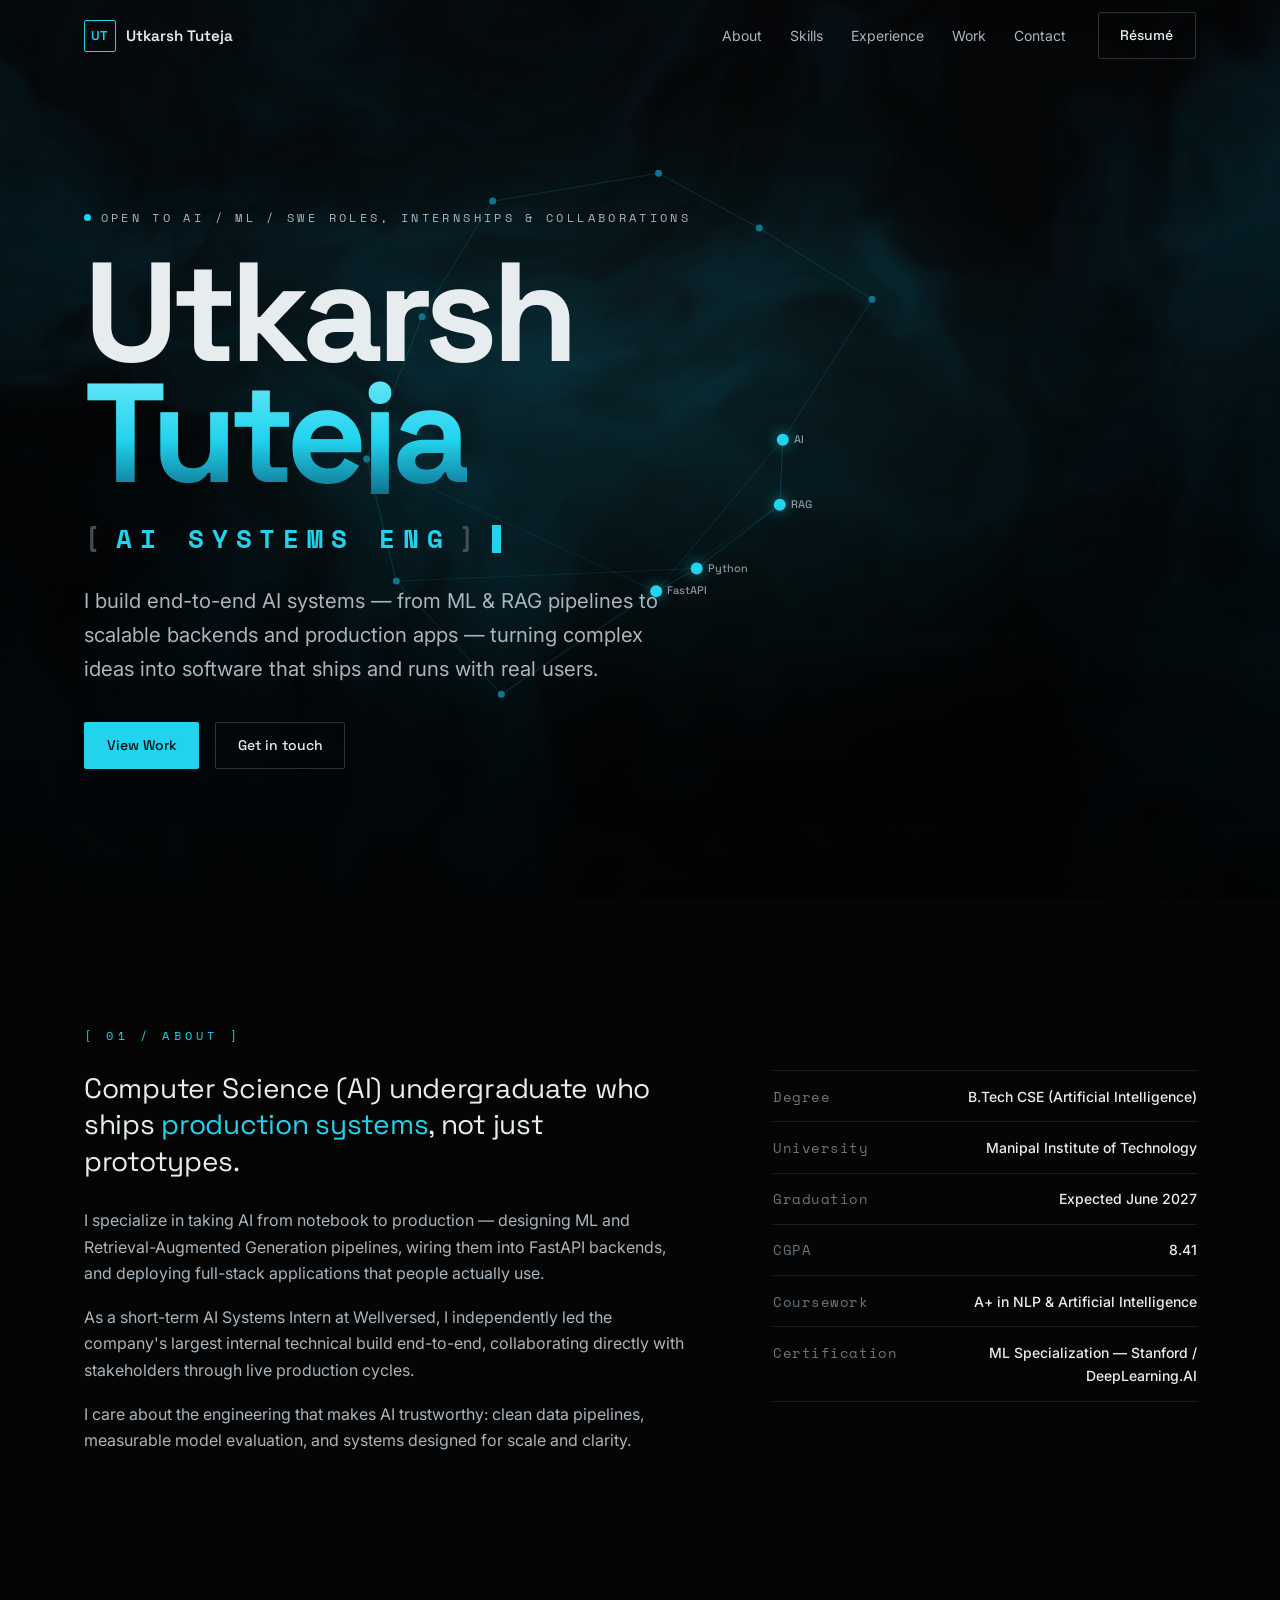
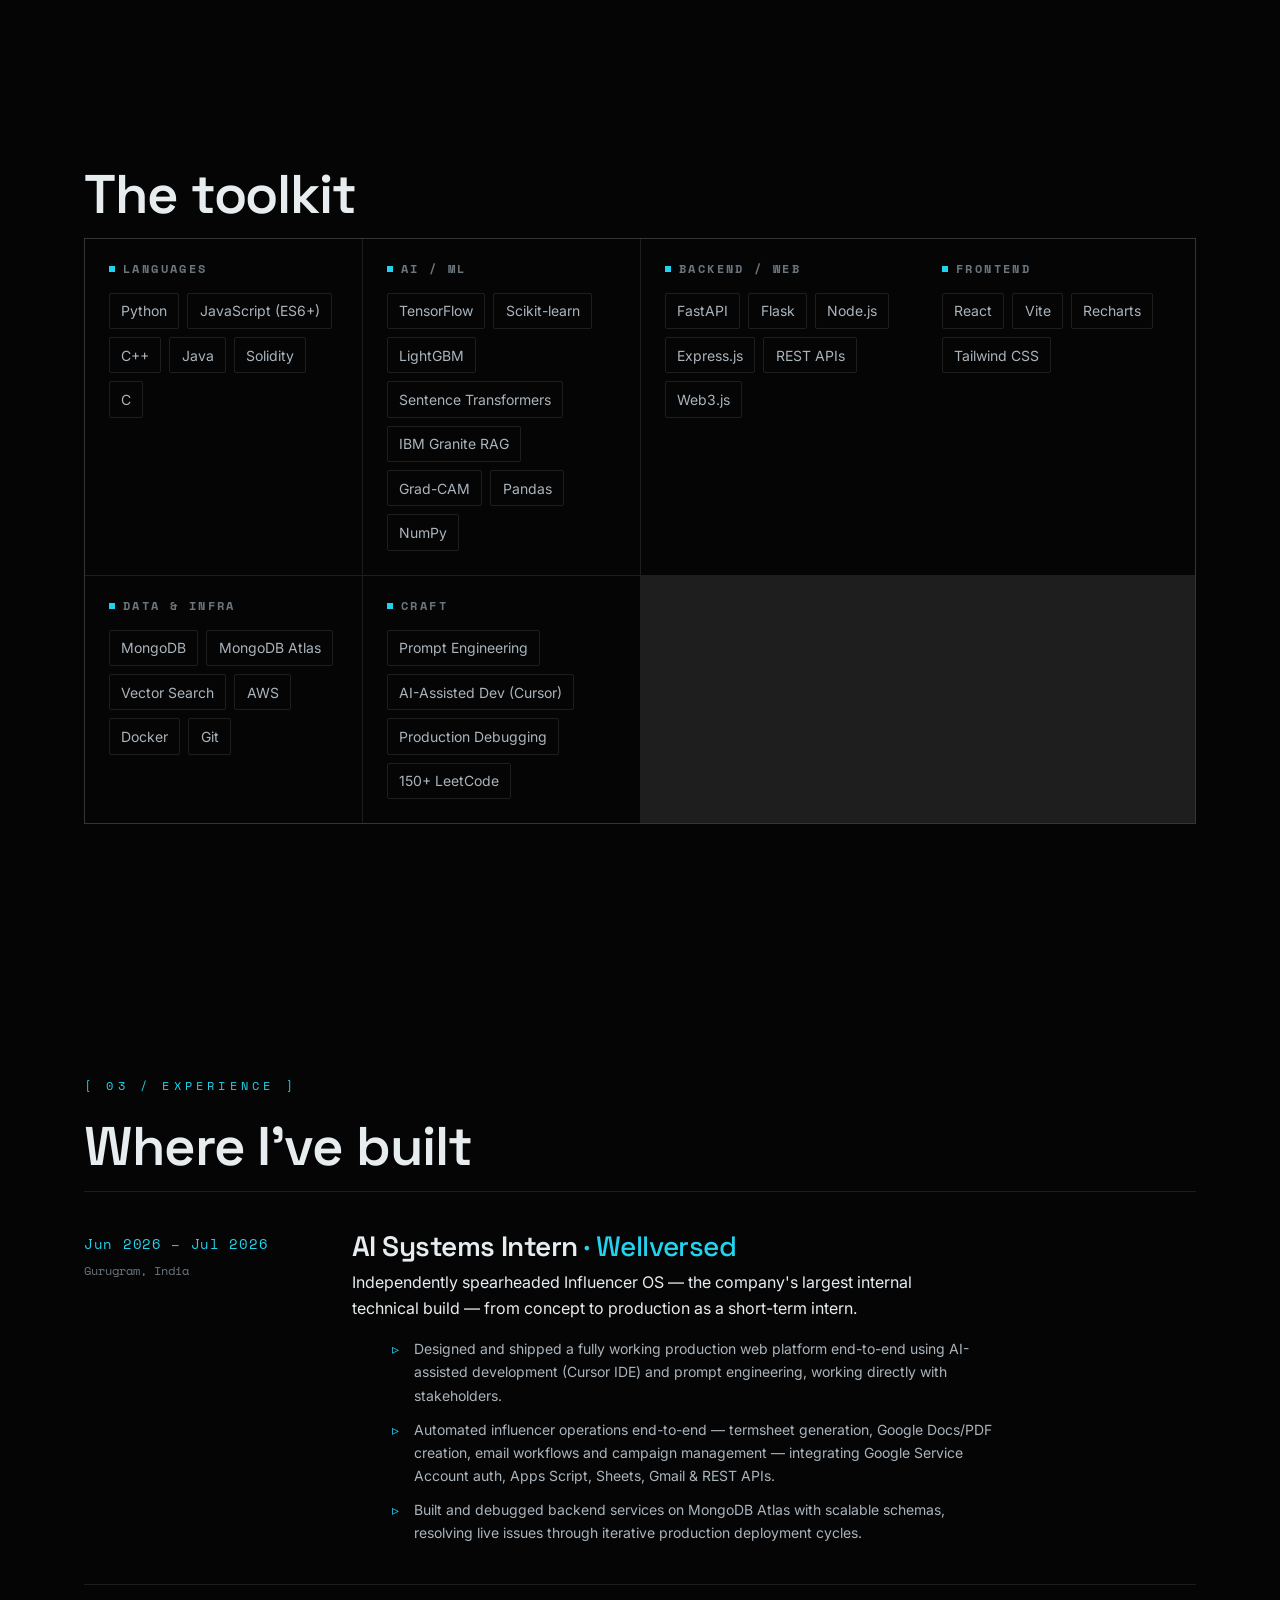
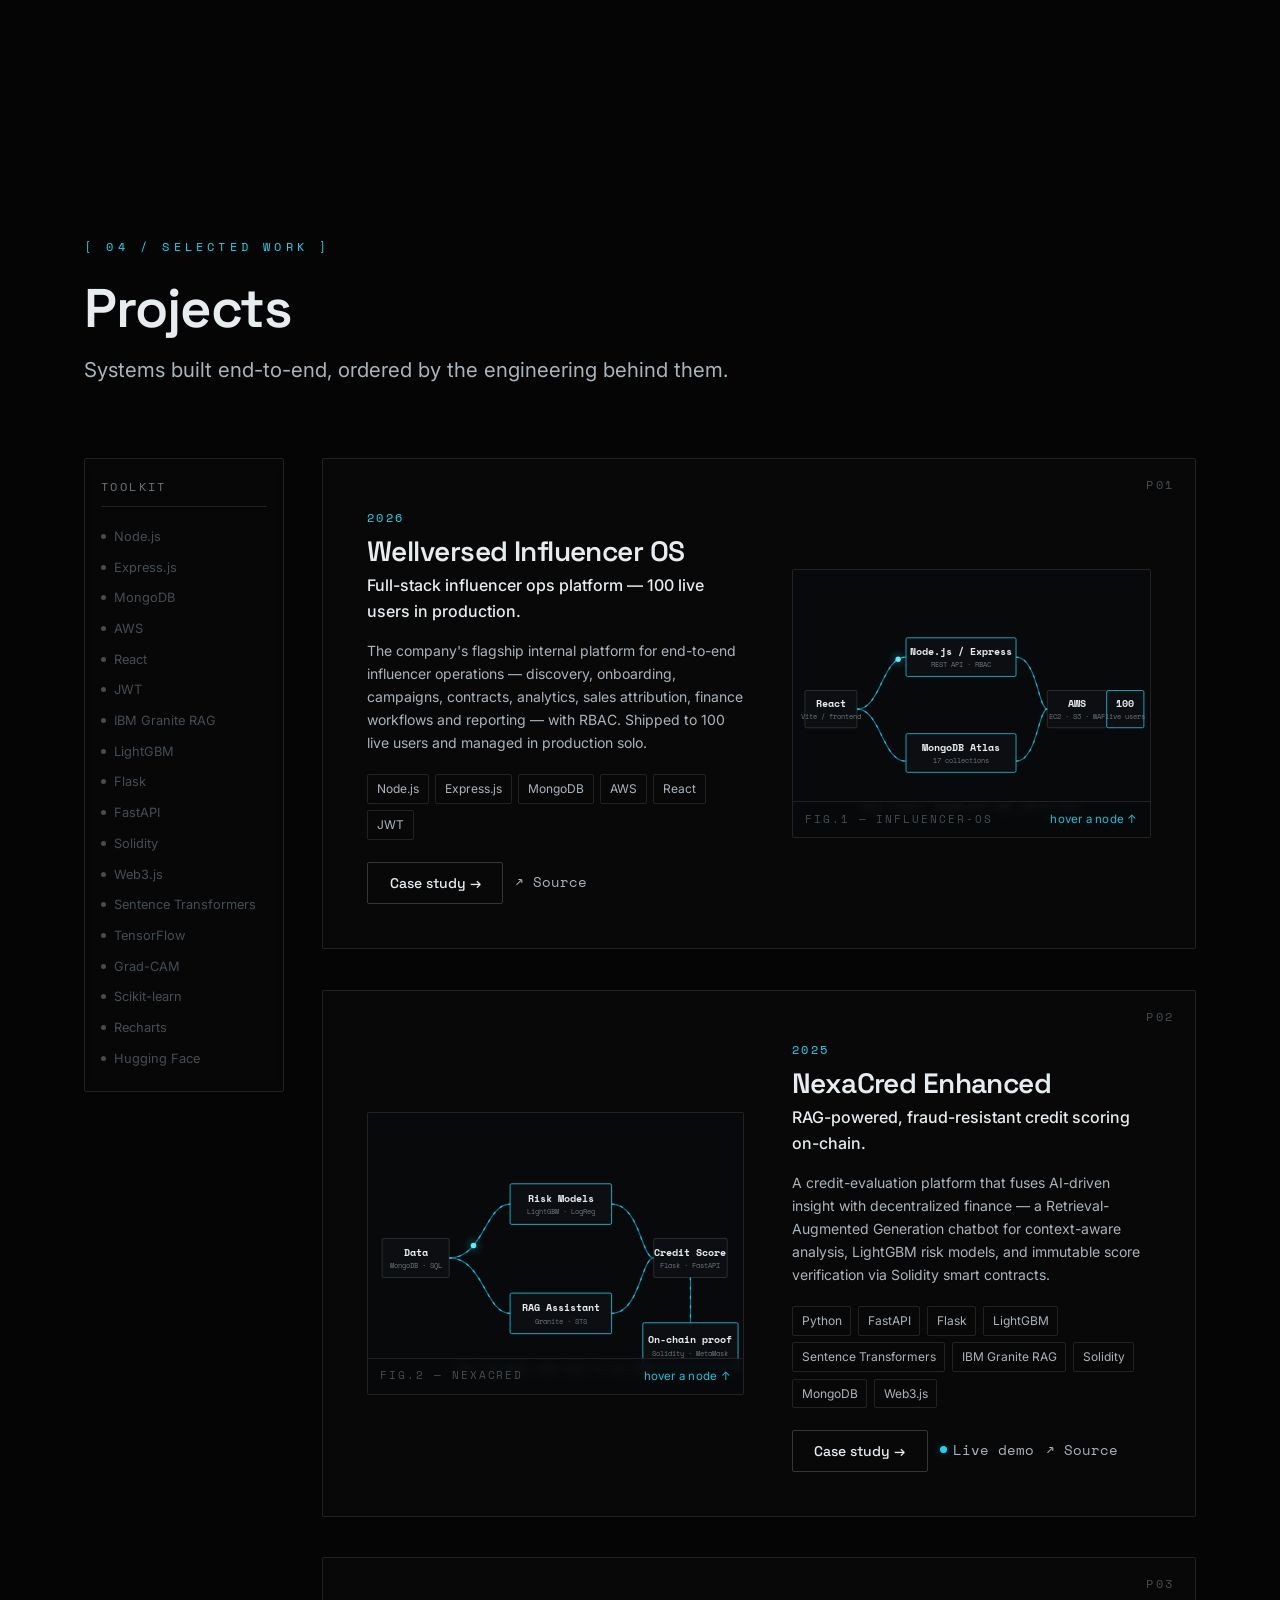
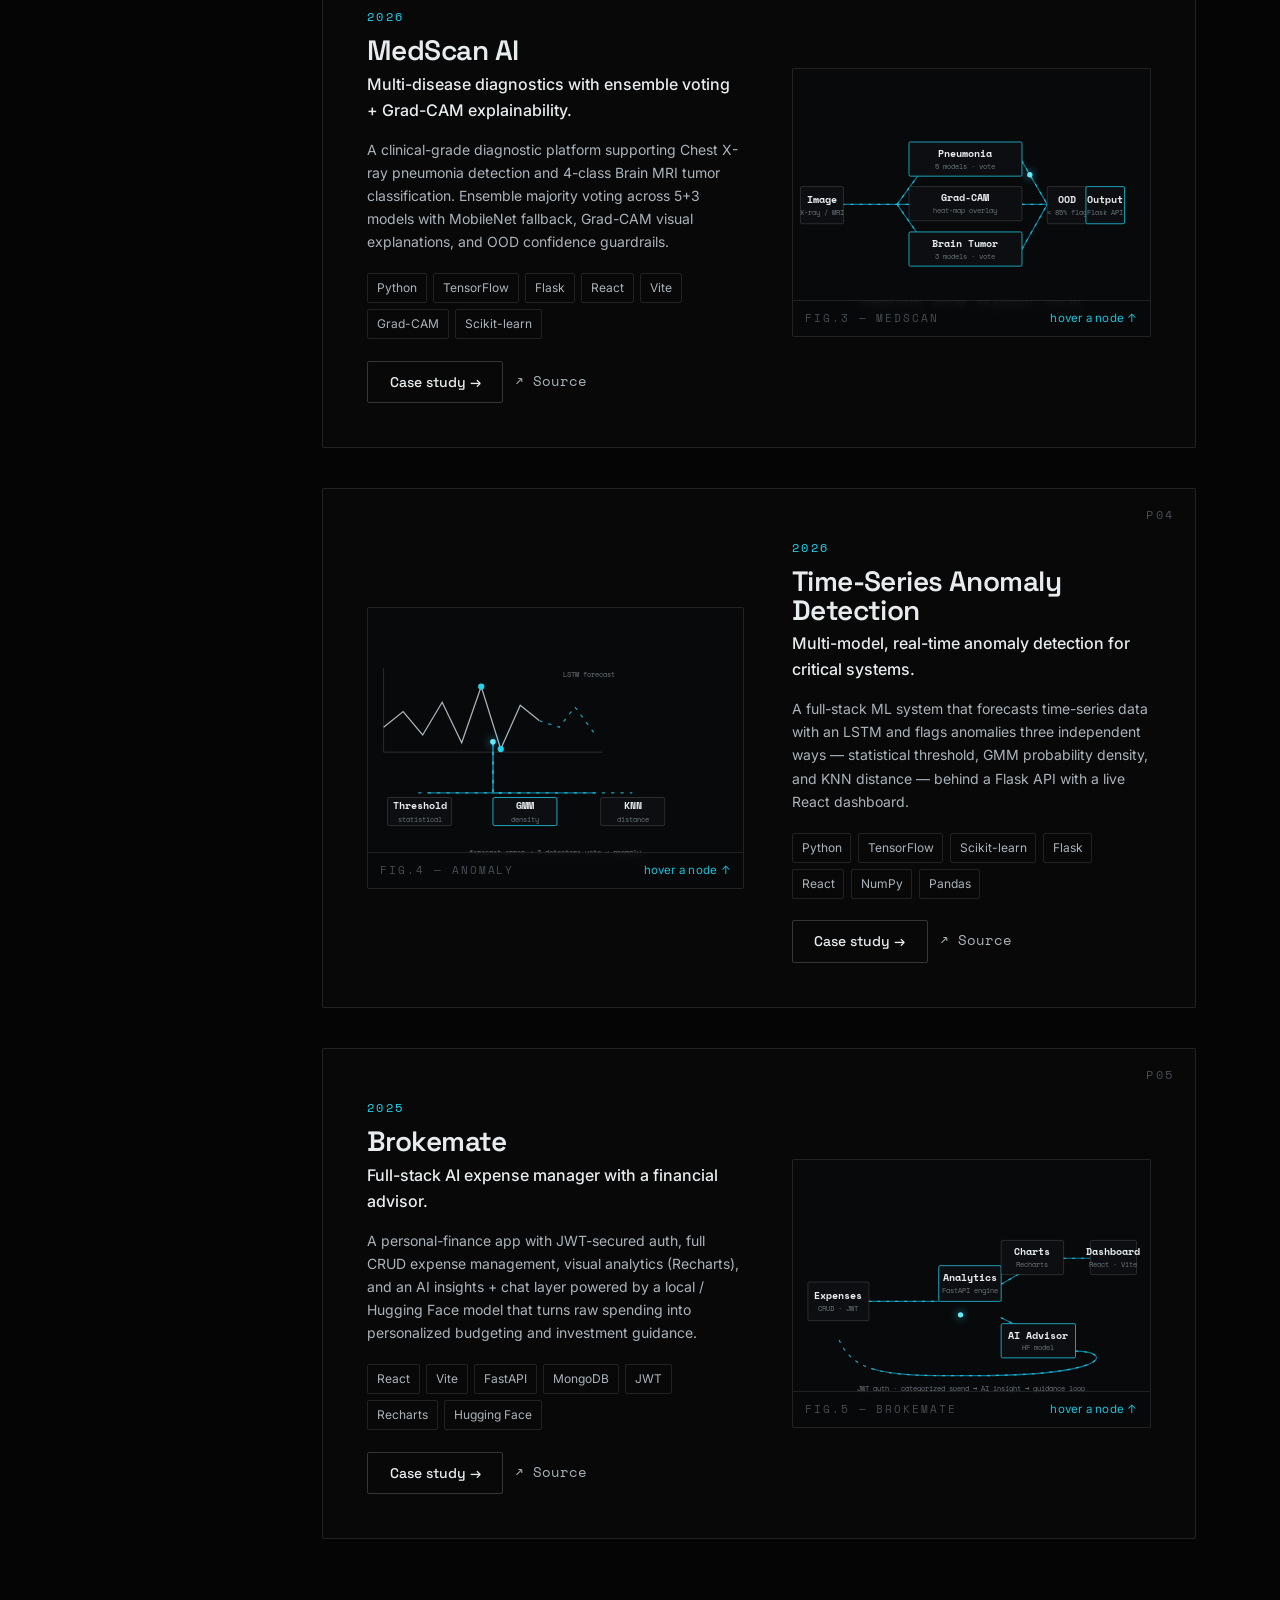
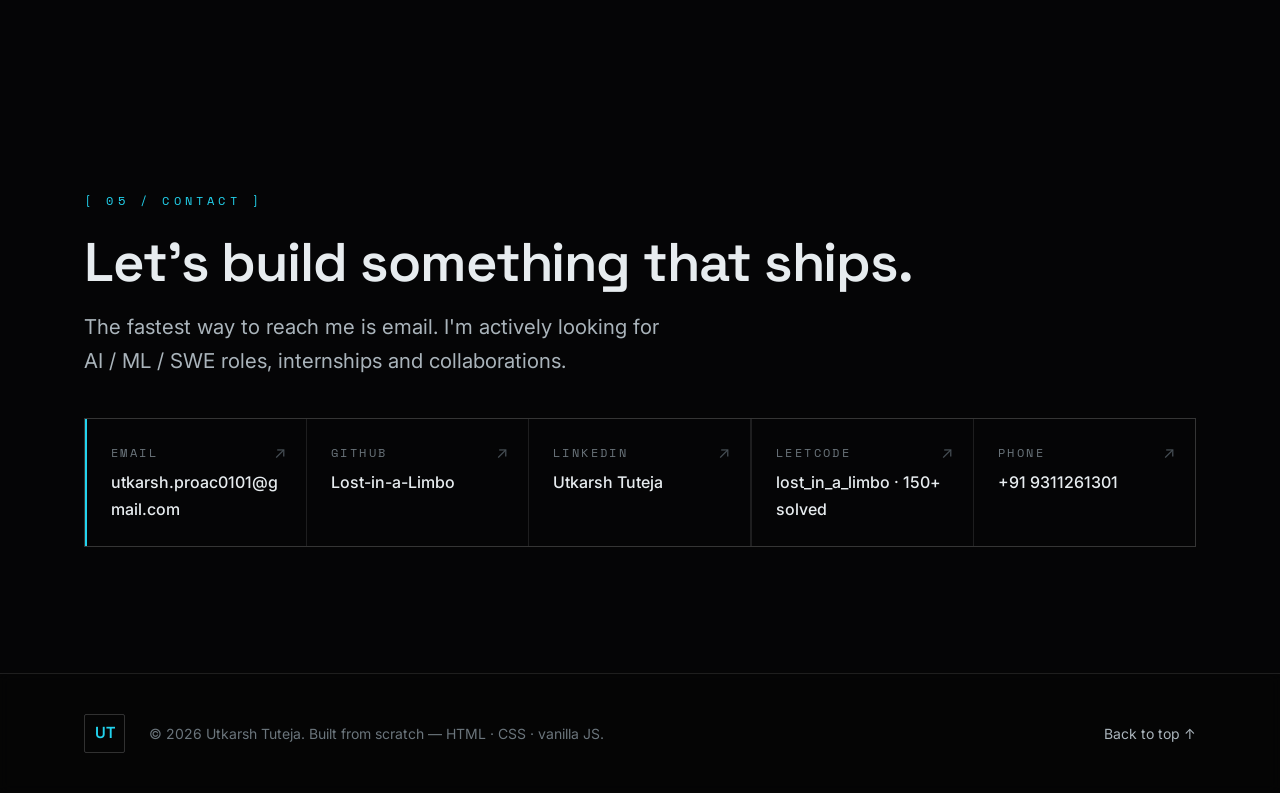
<file: index.html>
<!DOCTYPE html>
<html lang="en">
<head>
  <meta charset="UTF-8" />
  <meta name="viewport" content="width=device-width, initial-scale=1.0" />

  <title>Utkarsh Tuteja — AI Systems Engineer</title>
  <meta name="description" content="AI Systems Engineer & Full-Stack Developer building production-ready AI — RAG pipelines, ML systems and scalable backends." />
  <meta name="author" content="Utkarsh Tuteja" />
  <meta name="theme-color" content="#050506" />

  <!-- Open Graph -->
  <meta property="og:type" content="website" />
  <meta property="og:title" content="Utkarsh Tuteja — AI Systems Engineer" />
  <meta property="og:description" content="Building production-ready AI: RAG pipelines, ML systems and scalable backends." />
  <meta property="og:url" content="https://lost-in-a-limbo.github.io/" />
  <meta property="og:image" content="assets/og-image.svg" />

  <!-- Twitter -->
  <meta name="twitter:card" content="summary_large_image" />
  <meta name="twitter:title" content="Utkarsh Tuteja — AI Systems Engineer" />
  <meta name="twitter:description" content="Building production-ready AI: RAG pipelines, ML systems and scalable backends." />
  <meta name="twitter:image" content="assets/og-image.svg" />

  <link rel="icon" type="image/svg+xml" href="assets/favicon.svg" />

  <!-- Fonts: Space Grotesk (display) + Inter (body) -->
  <link rel="preconnect" href="https://fonts.googleapis.com" />
  <link rel="preconnect" href="https://fonts.gstatic.com" crossorigin />
  <link href="https://fonts.googleapis.com/css2?family=Space+Grotesk:wght@400;500;600;700&family=Inter:wght@400;500;600&family=Space+Mono:wght@400;700&display=swap" rel="stylesheet" />

  <link rel="stylesheet" href="css/variables.css" />
  <link rel="stylesheet" href="css/base.css" />
  <link rel="stylesheet" href="css/layout.css" />
  <link rel="stylesheet" href="css/components.css" />
  <link rel="stylesheet" href="css/responsive.css" />
</head>
<body>
  <!-- Morphing WebGL shader-mesh background -->
  <canvas id="bg-canvas" aria-hidden="true"></canvas>

  <a class="skip-link" href="#main">Skip to content</a>

  <!-- Navigation -->
  <header class="nav" id="nav">
    <div class="nav__inner">
      <a class="nav__brand" href="#top" aria-label="Home">
        <span class="nav__monogram" aria-hidden="true">UT</span>
        <span class="nav__name">Utkarsh Tuteja</span>
      </a>
      <nav class="nav__links" aria-label="Primary">
        <a href="#about">About</a>
        <a href="#skills">Skills</a>
        <a href="#experience">Experience</a>
        <a href="#work">Work</a>
        <a href="#contact">Contact</a>
      </nav>
      <a class="nav__cta btn btn--ghost" href="assets/Utkarsh_Tuteja_resume.pdf" target="_blank" rel="noopener">Résumé</a>
      <button class="nav__toggle" id="nav-toggle" aria-label="Toggle menu" aria-expanded="false">
        <span></span><span></span>
      </button>
    </div>
    <div class="nav__progress" id="nav-progress" aria-hidden="true"></div>
  </header>

  <main id="main">
    <span id="top"></span>

    <!-- HERO -->
    <section class="hero" id="hero">
      <canvas id="hero-graph" aria-hidden="true"></canvas>
      <div class="hero__content">
        <p class="hero__eyebrow reveal" data-reveal>
          <span class="dot" aria-hidden="true"></span>
          <span id="hero-availability">Open to AI / ML / SWE roles</span>
        </p>
        <h1 class="hero__title">
          <span class="reveal-line"><span data-reveal-text>Utkarsh</span></span>
          <span class="reveal-line"><span data-reveal-text class="hero__accent">Tuteja</span></span>
        </h1>
        <p class="hero__subtitle reveal" data-reveal>
          <span class="brk" aria-hidden="true">[</span>
          <span id="hero-subtitle"></span>
          <span class="brk" aria-hidden="true">]</span>
          <span class="caret" aria-hidden="true"></span>
        </p>
        <p class="hero__positioning reveal" data-reveal id="hero-positioning"></p>
        <div class="hero__actions reveal" data-reveal>
          <a class="btn btn--solid" href="#work">View Work</a>
          <a class="btn btn--ghost" href="#contact">Get in touch</a>
        </div>
      </div>

    </section>

    <!-- ABOUT -->
    <section class="section" id="about">
      <div class="section__label" data-reveal>[ 01 / about ]</div>
      <div class="about" id="about-body"></div>
    </section>

    <!-- SKILLS -->
    <section class="section" id="skills">
      <div class="section__label" data-reveal>[ 02 / skills ]</div>
      <h2 class="section__title" data-reveal>The toolkit</h2>
      <div class="skills" id="skills-body"></div>
    </section>

    <!-- EXPERIENCE -->
    <section class="section" id="experience">
      <div class="section__label" data-reveal>[ 03 / experience ]</div>
      <h2 class="section__title" data-reveal>Where I've built</h2>
      <div class="experience" id="experience-body"></div>
    </section>

    <!-- WORK / PROJECTS -->
    <section class="section" id="work">
      <div class="section__label" data-reveal>[ 04 / selected work ]</div>
      <h2 class="section__title" data-reveal>Projects</h2>
      <p class="section__intro" data-reveal>Systems built end-to-end, ordered by the engineering behind them.</p>
      <div class="projects" id="projects-body"></div>
    </section>

    <!-- CONTACT -->
    <section class="section section--contact" id="contact">
      <div class="section__label" data-reveal>[ 05 / contact ]</div>
      <h2 class="contact__title" data-reveal>Let's build something that ships.</h2>
      <p class="contact__lead" data-reveal id="contact-lead"></p>
      <div class="contact__grid" id="contact-body"></div>
    </section>
  </main>

  <footer class="footer">
    <div class="footer__inner">
      <span class="footer__mono">UT</span>
      <p id="footer-note"></p>
      <a href="#top" class="footer__top">Back to top ↑</a>
    </div>
  </footer>

  <!-- Project modal -->
  <div class="modal" id="modal" aria-hidden="true" role="dialog" aria-modal="true" aria-labelledby="modal-title">
    <div class="modal__backdrop" data-modal-close></div>
    <div class="modal__panel" role="document">
      <button class="modal__close" aria-label="Close" data-modal-close>&times;</button>
      <div class="modal__content" id="modal-content"></div>
    </div>
  </div>

  <script type="module" src="js/main.js"></script>
</body>
</html>
</file>
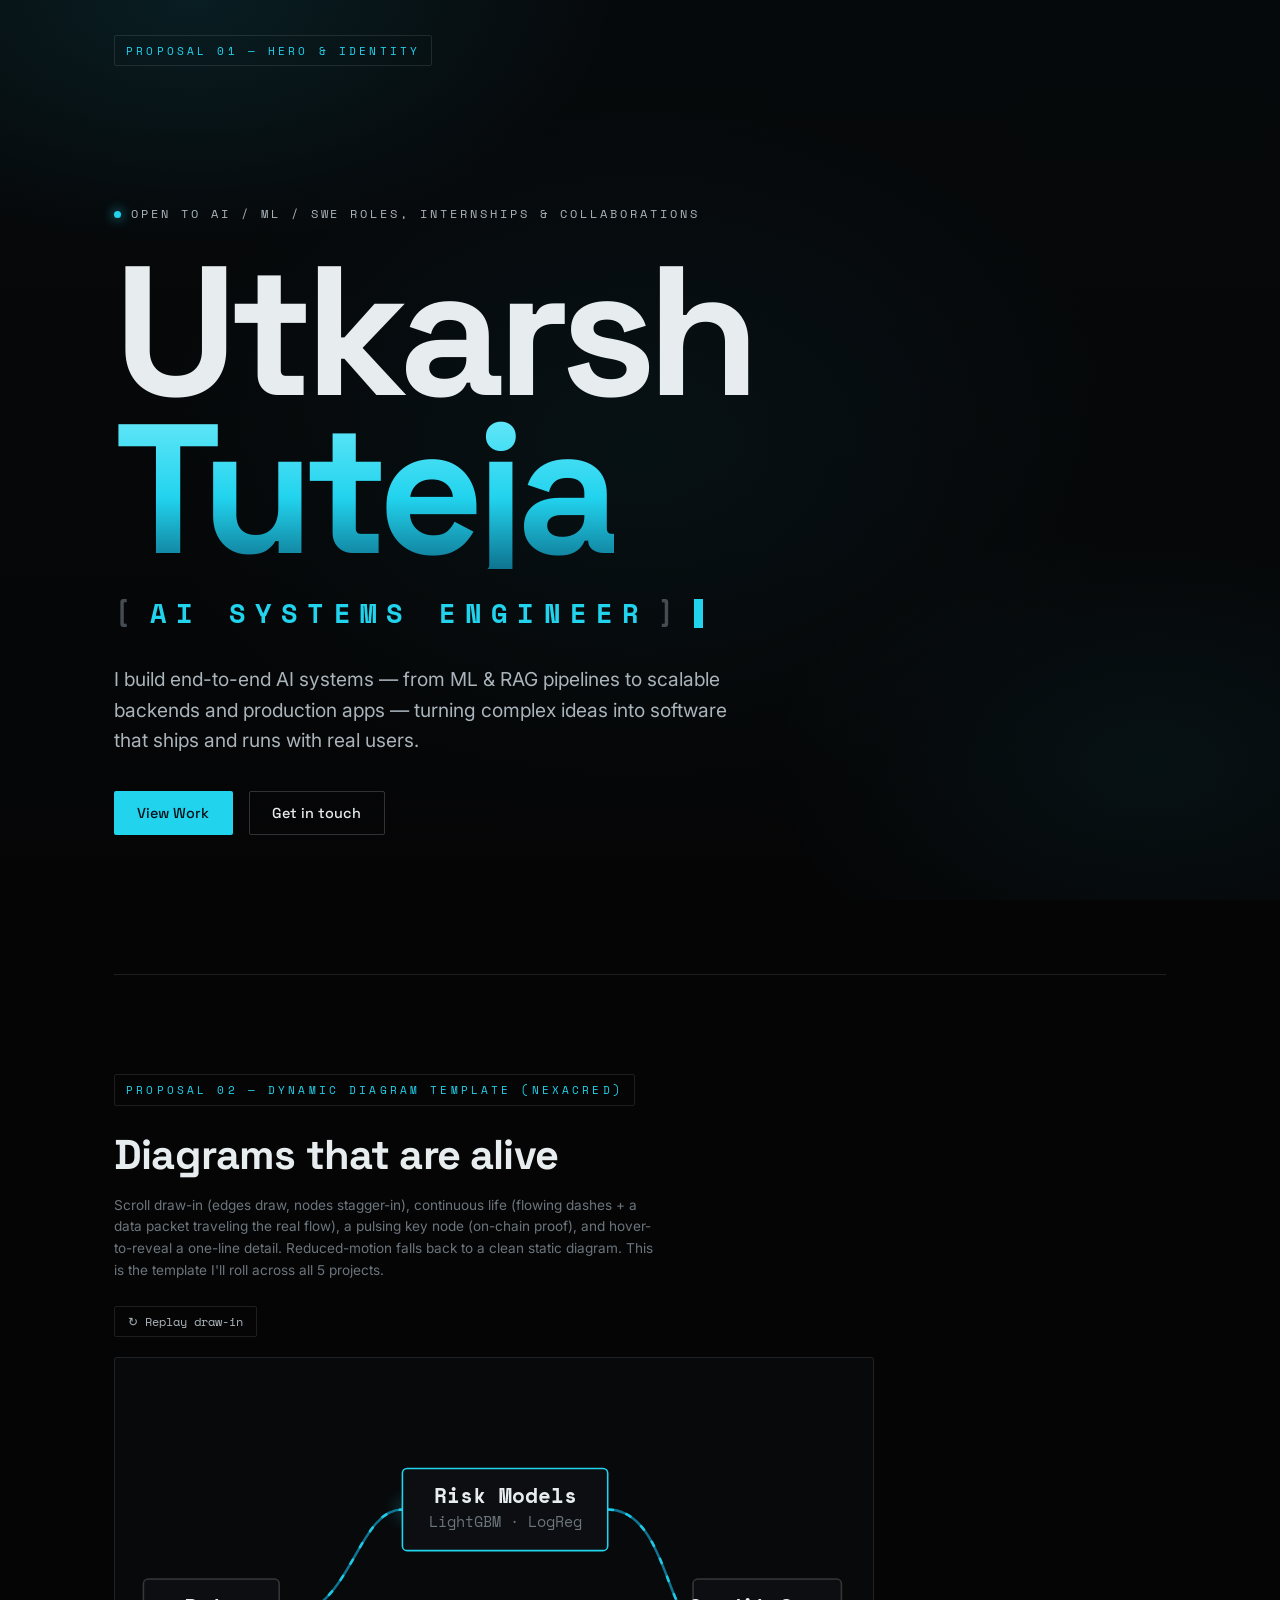
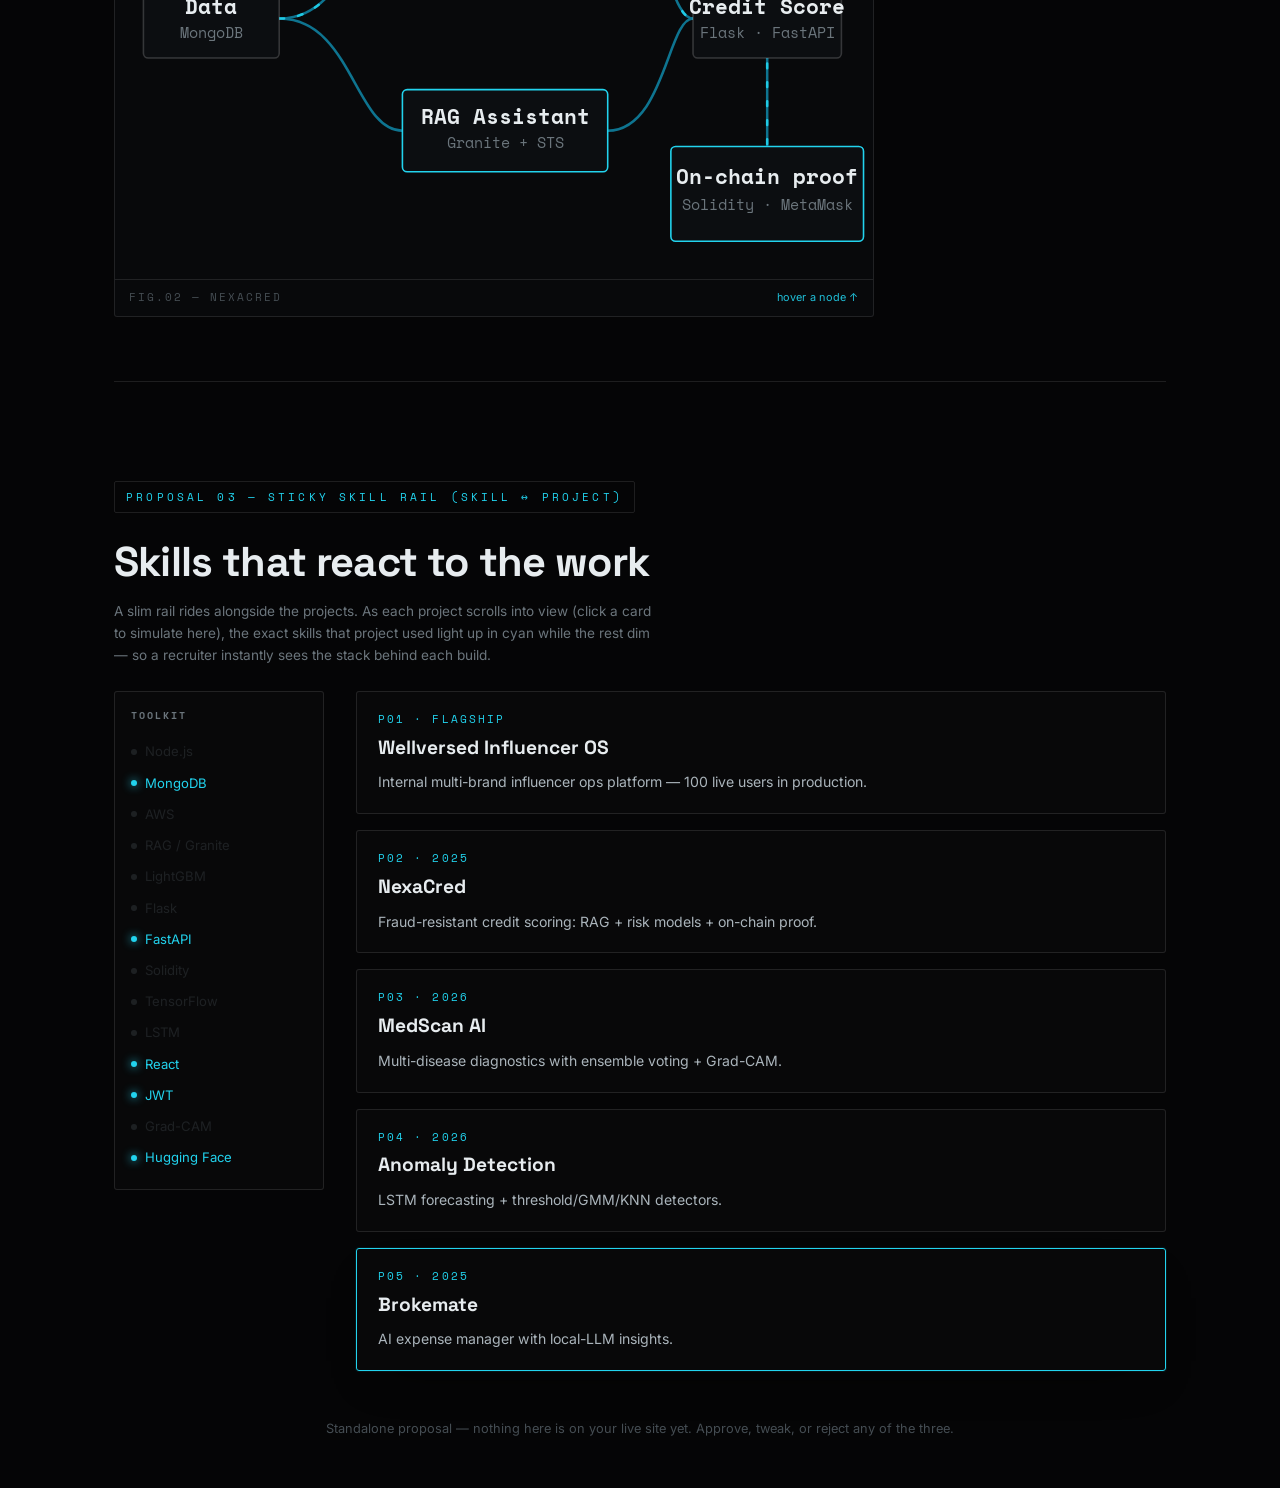
<file: proposals/demo.html>
<!DOCTYPE html>
<html lang="en">
<head>
<meta charset="UTF-8" />
<meta name="viewport" content="width=device-width, initial-scale=1.0" />
<title>Portfolio v2 — Proposal Demo</title>
<link rel="preconnect" href="https://fonts.googleapis.com" />
<link rel="preconnect" href="https://fonts.gstatic.com" crossorigin />
<link href="https://fonts.googleapis.com/css2?family=Space+Grotesk:wght@400;500;600;700&family=Inter:wght@400;500;600&family=Space+Mono:wght@400;700&display=swap" rel="stylesheet" />
<style>
:root{
  --bg:#050506; --bg-1:#08090b; --bg-2:#0c0e11;
  --hairline:rgba(255,255,255,.10); --hairline-strong:rgba(255,255,255,.18);
  --accent:#22d3ee; --accent-bright:#67e8f9; --accent-dim:#0e7490;
  --accent-glow:rgba(34,211,238,.35); --accent-faint:rgba(34,211,238,.08);
  --text:#e7ecef; --text-soft:#aab4bb; --text-mute:#6b757c; --text-faint:#454d53;
  --font-display:"Space Grotesk",system-ui,sans-serif;
  --font-body:"Inter",system-ui,sans-serif;
  --font-mono:"Space Mono",ui-monospace,monospace;
  --ease-out-expo:cubic-bezier(.16,1,.3,1);
  --ease-spring:cubic-bezier(.34,1.56,.64,1);
}
*,*::before,*::after{box-sizing:border-box;margin:0}
body{background:var(--bg);color:var(--text);font-family:var(--font-body);line-height:1.6;overflow-x:hidden}
/* animated cold background hint */
.bg{position:fixed;inset:0;z-index:0;pointer-events:none;
  background:
    radial-gradient(60% 50% at 15% 0%,rgba(34,211,238,.10),transparent 55%),
    radial-gradient(50% 45% at 90% 85%,rgba(34,211,238,.06),transparent 60%),
    linear-gradient(180deg,#06090b,#050506);}
.bg::after{content:"";position:absolute;inset:-20%;
  background:radial-gradient(40% 40% at 50% 50%,rgba(34,211,238,.05),transparent 70%);
  animation:drift 22s var(--ease-out-expo) infinite alternate;}
@keyframes drift{from{transform:translate(-8%,-4%) scale(1)}to{transform:translate(10%,6%) scale(1.15)}}

.wrap{position:relative;z-index:1;max-width:1180px;margin:0 auto;padding:0 clamp(1.15rem,5vw,4rem)}
.tag{display:inline-block;font-family:var(--font-mono);font-size:.7rem;letter-spacing:.28em;text-transform:uppercase;color:var(--accent);border:1px solid var(--hairline);padding:.35rem .7rem;border-radius:2px;margin:2.2rem 0 1rem}
.note{color:var(--text-mute);font-size:.85rem;max-width:60ch;margin-bottom:1.5rem}
hr.sep{border:0;border-top:1px solid var(--hairline);margin:4rem 0}

/* ---------------- HERO ---------------- */
.hero{min-height:92vh;display:flex;flex-direction:column;justify-content:center;padding-block:6rem 3rem}
.eyebrow{display:inline-flex;align-items:center;gap:.6rem;font-family:var(--font-mono);font-size:.72rem;letter-spacing:.26em;text-transform:uppercase;color:var(--text-soft);margin-bottom:1.6rem}
.dot{width:7px;height:7px;border-radius:50%;background:var(--accent);box-shadow:0 0 12px var(--accent);animation:pulse 2.4s ease-in-out infinite}
@keyframes pulse{0%,100%{opacity:1;transform:scale(1)}50%{opacity:.5;transform:scale(1.5)}}

.name{font-family:var(--font-display);font-weight:700;line-height:.86;letter-spacing:-.045em;
  font-size:clamp(3.4rem,15vw,11.5rem);margin:.2rem 0 1.4rem;overflow:visible;white-space:nowrap}
.name .ln{display:block;overflow:hidden}
.name .ln span{display:inline-block;transform:translateY(110%);animation:rise 1.1s var(--ease-out-expo) forwards}
.name .ln:nth-child(2) span{animation-delay:.12s}
.name .cyan{background:linear-gradient(180deg,var(--accent-bright),var(--accent) 55%,var(--accent-dim));-webkit-background-clip:text;background-clip:text;color:transparent}
@keyframes rise{to{transform:translateY(0)}}

.subtitle{font-family:var(--font-mono);font-weight:700;white-space:nowrap;
  font-size:clamp(.85rem,2.55vw,1.7rem);letter-spacing:.34em;text-transform:uppercase;color:var(--accent);
  display:flex;align-items:center;gap:.6rem;opacity:0;animation:fade .8s ease .5s forwards}
.subtitle .brk{color:var(--text-faint)}
.subtitle .cursor{width:.55ch;height:1.05em;background:var(--accent);display:inline-block;animation:blink 1.05s steps(1) infinite}
@keyframes blink{0%,50%{opacity:1}50.01%,100%{opacity:0}}
.positioning{color:var(--text-soft);font-size:clamp(1rem,1.5vw,1.25rem);max-width:52ch;margin:1.8rem 0 2.2rem;opacity:0;animation:fade .8s ease .65s forwards}
@keyframes fade{to{opacity:1}}
.actions{display:flex;gap:1rem;flex-wrap:wrap;opacity:0;animation:fade .8s ease .8s forwards}
.btn{font-family:var(--font-display);font-weight:500;font-size:.9rem;padding:.75rem 1.4rem;border-radius:2px;border:1px solid transparent;background:transparent;color:var(--text);cursor:pointer;transition:transform .28s var(--ease-spring),background .28s,border-color .28s,color .28s,box-shadow .28s}
.btn:hover{transform:translateY(-2px)}
.btn.solid{background:var(--accent);color:#04121a}
.btn.solid:hover{background:var(--accent-bright);box-shadow:0 10px 34px -10px var(--accent-glow)}
.btn.ghost{border-color:var(--hairline-strong);color:var(--text)}
.btn.ghost:hover{border-color:var(--accent);color:var(--accent);background:var(--accent-faint)}

h2.h{font-family:var(--font-display);font-size:clamp(1.6rem,3.5vw,2.6rem);letter-spacing:-.02em;margin-bottom:.4rem}

/* ---------------- DIAGRAM ---------------- */
.figure{position:relative;border:1px solid var(--hairline);border-radius:3px;
  background:linear-gradient(0deg,var(--bg-1),var(--bg-1)),
   repeating-linear-gradient(0deg,transparent,transparent 23px,rgba(255,255,255,.02) 23px,rgba(255,255,255,.02) 24px),
   repeating-linear-gradient(90deg,transparent,transparent 23px,rgba(255,255,255,.02) 23px,rgba(255,255,255,.02) 24px);
  overflow:hidden;max-width:760px}
.figure svg{width:100%;height:auto;display:block}
.figcap{display:flex;justify-content:space-between;align-items:center;padding:.6rem .9rem;border-top:1px solid var(--hairline);font-family:var(--font-mono);font-size:.68rem;letter-spacing:.18em;text-transform:uppercase;color:var(--text-faint)}
.figcap .hoverline{color:var(--accent);text-transform:none;letter-spacing:.02em;font-family:var(--font-body);opacity:.9;min-height:1em;text-align:right}

/* diagram primitives */
.edge{fill:none;stroke:var(--accent-dim);stroke-width:1.6;stroke-dasharray:var(--len);stroke-dashoffset:var(--len);transition:stroke-dashoffset 1.1s var(--ease-out-expo)}
.draw .edge{stroke-dashoffset:0}
.flow{fill:none;stroke:var(--accent);stroke-width:1.6;stroke-dasharray:3 9;opacity:0;stroke-linecap:round}
.draw .flow{opacity:.9;animation:flowdash 1.1s linear infinite}
@keyframes flowdash{to{stroke-dashoffset:-24}}
.node{fill:var(--bg-2);stroke:var(--hairline-strong);stroke-width:1;opacity:0;transform:scale(.88);transform-box:fill-box;transform-origin:center;transition:opacity .5s var(--ease-out-expo),transform .5s var(--ease-spring),stroke .3s,filter .3s}
.draw .node{opacity:1;transform:scale(1)}
.node.acc{stroke:var(--accent)}
.nodeg{cursor:pointer}
.nodeg:hover .node{stroke:var(--accent-bright);filter:drop-shadow(0 0 10px var(--accent-glow))}
.lbl{fill:var(--text-soft);font-family:var(--font-mono);font-size:11px;opacity:0;transition:opacity .5s ease .3s}
.lbl.t{fill:var(--text);font-size:13px;font-weight:700}
.draw .lbl{opacity:1}
.sub{fill:var(--text-mute);font-family:var(--font-mono);font-size:9.5px}
.packet{fill:var(--accent-bright);filter:drop-shadow(0 0 6px var(--accent))}
.keypulse{transform-box:fill-box;transform-origin:center;animation:keyp 2.4s ease-in-out infinite}
@keyframes keyp{0%,100%{filter:drop-shadow(0 0 0 var(--accent-glow))}50%{filter:drop-shadow(0 0 14px var(--accent-glow))}}
.controls{margin:1.2rem 0}
.controls button{font-family:var(--font-mono);font-size:.72rem;color:var(--text-soft);background:none;border:1px solid var(--hairline);padding:.4rem .8rem;border-radius:2px;cursor:pointer}
.controls button:hover{border-color:var(--accent);color:var(--accent)}

/* ---------------- SKILL RAIL MOCK ---------------- */
.raildemo{display:grid;grid-template-columns:210px 1fr;gap:2rem;align-items:start;margin-top:1.5rem}
.rail{position:sticky;top:2rem;border:1px solid var(--hairline);border-radius:3px;padding:1rem;background:rgba(255,255,255,.014)}
.rail h4{font-family:var(--font-mono);font-size:.62rem;letter-spacing:.2em;text-transform:uppercase;color:var(--text-mute);margin-bottom:.8rem}
.chip{display:flex;align-items:center;gap:.5rem;font-size:.82rem;color:var(--text-faint);padding:.32rem 0;transition:color .35s var(--ease-out-expo),opacity .35s}
.chip .led{width:6px;height:6px;border-radius:50%;background:var(--text-faint);transition:background .35s,box-shadow .35s}
.chip.on{color:var(--accent)}
.chip.on .led{background:var(--accent);box-shadow:0 0 10px var(--accent)}
.chip.dim{opacity:.35}
.projcards{display:grid;gap:1rem}
.pcard{border:1px solid var(--hairline);border-radius:3px;padding:1.2rem 1.3rem;background:rgba(255,255,255,.014);transition:border-color .4s,transform .4s}
.pcard.active{border-color:var(--accent);box-shadow:0 0 0 1px var(--accent-faint),0 20px 50px -30px #000}
.pcard .yr{font-family:var(--font-mono);font-size:.66rem;letter-spacing:.2em;text-transform:uppercase;color:var(--accent)}
.pcard h3{font-family:var(--font-display);font-size:1.2rem;margin:.3rem 0 .5rem}
.pcard p{color:var(--text-soft);font-size:.88rem}
.footer{color:var(--text-faint);font-size:.8rem;text-align:center;padding:3rem 0}

@media(max-width:720px){.raildemo{grid-template-columns:1fr}.rail{position:static}}
@media(prefers-reduced-motion:reduce){
  *{animation:none!important;transition:none!important}
  .name .ln span{transform:none}.subtitle,.positioning,.actions{opacity:1}
  .edge{stroke-dashoffset:0}.node{opacity:1;transform:none}.lbl{opacity:1}.flow{opacity:.6}
}
</style>
</head>
<body>
<div class="bg"></div>
<div class="wrap">

  <!-- ============ HERO PROPOSAL ============ -->
  <span class="tag">Proposal 01 — hero &amp; identity</span>
  <section class="hero">
    <p class="eyebrow"><span class="dot"></span> Open to AI / ML / SWE roles, internships &amp; collaborations</p>
    <h1 class="name">
      <span class="ln"><span>Utkarsh</span></span>
      <span class="ln"><span class="cyan">Tuteja</span></span>
    </h1>
    <p class="subtitle"><span class="brk">[</span> AI Systems Engineer <span class="brk">]</span> <span class="cursor"></span></p>
    <p class="positioning">I build end-to-end AI systems — from ML &amp; RAG pipelines to scalable backends and production apps — turning complex ideas into software that ships and runs with real users.</p>
    <div class="actions">
      <button class="btn solid">View Work</button>
      <button class="btn ghost">Get in touch</button>
    </div>
  </section>

  <hr class="sep" />

  <!-- ============ DYNAMIC DIAGRAM PROPOSAL ============ -->
  <span class="tag">Proposal 02 — dynamic diagram template (NexaCred)</span>
  <h2 class="h">Diagrams that are alive</h2>
  <p class="note">Scroll draw-in (edges draw, nodes stagger-in), continuous life (flowing dashes + a data packet traveling the real flow), a pulsing key node (on-chain proof), and hover-to-reveal a one-line detail. Reduced-motion falls back to a clean static diagram. This is the template I'll roll across all 5 projects.</p>

  <div class="controls"><button id="replay">↻ Replay draw-in</button></div>

  <figure class="figure" id="fig">
    <svg viewBox="0 0 480 330" role="img" aria-label="NexaCred architecture: data in MongoDB flows into risk models and a RAG assistant, produces a credit score, and commits an immutable proof on-chain signed via MetaMask.">
      <defs>
        <path id="mainflow" d="M104 165 C150 165 152 96 182 96 L312 96 C348 96 350 165 366 165 L413 165 L413 246" />
      </defs>

      <!-- edges -->
      <path class="edge" style="--len:150" d="M104 165 C150 165 152 96 182 96" />
      <path class="edge" style="--len:150" d="M104 165 C150 165 152 236 182 236" />
      <path class="edge" style="--len:140" d="M312 96 C348 96 350 165 366 165" />
      <path class="edge" style="--len:140" d="M312 236 C348 236 350 165 366 165" />
      <path class="edge" style="--len:90" d="M413 190 L413 246" />

      <!-- flowing dashes over main flow -->
      <use href="#mainflow" class="flow" />

      <!-- data packet traveling the real flow -->
      <circle r="3.6" class="packet" id="packet" style="opacity:0">
        <animate id="pk" attributeName="opacity" begin="indefinite" from="1" to="1" dur="3.4s" repeatCount="indefinite"/>
        <animateMotion begin="indefinite" dur="3.4s" repeatCount="indefinite" keyPoints="0;1" keyTimes="0;1" calcMode="linear">
          <mpath href="#mainflow"/>
        </animateMotion>
      </circle>

      <!-- nodes -->
      <g class="nodeg" data-detail="Source data: users, financial history & scores in MongoDB.">
        <rect class="node" x="18" y="140" width="86" height="50" rx="3"/>
        <text class="lbl t" x="61" y="162" text-anchor="middle">Data</text>
        <text class="sub" x="61" y="177" text-anchor="middle">MongoDB</text>
      </g>

      <g class="nodeg" data-detail="Risk models: LightGBM + scikit-learn LogisticRegression on 20 features.">
        <rect class="node acc" x="182" y="70" width="130" height="52" rx="3"/>
        <text class="lbl t" x="247" y="92" text-anchor="middle">Risk Models</text>
        <text class="sub" x="247" y="107" text-anchor="middle">LightGBM · LogReg</text>
      </g>

      <g class="nodeg" data-detail="RAG assistant: IBM Granite + Sentence-Transformers for explainable credit Q&amp;A.">
        <rect class="node acc" x="182" y="210" width="130" height="52" rx="3"/>
        <text class="lbl t" x="247" y="232" text-anchor="middle">RAG Assistant</text>
        <text class="sub" x="247" y="247" text-anchor="middle">Granite + STS</text>
      </g>

      <g class="nodeg" data-detail="Served by Flask + FastAPI as a REST credit score.">
        <rect class="node" x="366" y="140" width="94" height="50" rx="3"/>
        <text class="lbl t" x="413" y="162" text-anchor="middle">Credit Score</text>
        <text class="sub" x="413" y="177" text-anchor="middle">Flask · FastAPI</text>
      </g>

      <g class="nodeg" data-detail="Immutable proof written on-chain via a Solidity contract, signed with MetaMask.">
        <rect class="node acc keypulse" x="352" y="246" width="122" height="60" rx="3"/>
        <text class="lbl t" x="413" y="270" text-anchor="middle">On-chain proof</text>
        <text class="sub" x="413" y="286" text-anchor="middle">Solidity · MetaMask</text>
      </g>
    </svg>
    <figcaption class="figcap"><span>FIG.02 — nexacred</span><span class="hoverline" id="hoverline">hover a node ↑</span></figcaption>
  </figure>

  <hr class="sep" />

  <!-- ============ SKILL RAIL PROPOSAL ============ -->
  <span class="tag">Proposal 03 — sticky skill rail (skill ↔ project)</span>
  <h2 class="h">Skills that react to the work</h2>
  <p class="note">A slim rail rides alongside the projects. As each project scrolls into view (click a card to simulate here), the exact skills that project used light up in cyan while the rest dim — so a recruiter instantly sees the stack behind each build.</p>

  <div class="raildemo">
    <aside class="rail">
      <h4>Toolkit</h4>
      <div id="chips"></div>
    </aside>
    <div class="projcards" id="cards"></div>
  </div>

  <p class="footer">Standalone proposal — nothing here is on your live site yet. Approve, tweak, or reject any of the three.</p>
</div>

<script>
/* draw-in trigger */
const fig=document.getElementById('fig');
function play(){
  fig.classList.remove('draw');
  // restart SMIL packet + flow
  void fig.offsetWidth;
  fig.classList.add('draw');
  const svg=fig.querySelector('svg');
  try{svg.querySelectorAll('animate,animateMotion').forEach(a=>a.beginElement());}catch(e){}
}
const io=new IntersectionObserver((es)=>{es.forEach(e=>{if(e.isIntersecting){play();io.unobserve(e.target);}})},{threshold:.4});
io.observe(fig);
document.getElementById('replay').addEventListener('click',play);

/* hover reveal */
const hl=document.getElementById('hoverline');
fig.querySelectorAll('.nodeg').forEach(g=>{
  g.addEventListener('mouseenter',()=>hl.textContent=g.dataset.detail);
  g.addEventListener('mouseleave',()=>hl.textContent='hover a node ↑');
});

/* skill rail mock */
const SKILLS=["Node.js","MongoDB","AWS","RAG / Granite","LightGBM","Flask","FastAPI","Solidity","TensorFlow","LSTM","React","JWT","Grad-CAM","Hugging Face"];
const PROJECTS=[
  {y:"flagship",n:"Wellversed Influencer OS",d:"Internal multi-brand influencer ops platform — 100 live users in production.",s:["Node.js","MongoDB","AWS","React","JWT"]},
  {y:"2025",n:"NexaCred",d:"Fraud-resistant credit scoring: RAG + risk models + on-chain proof.",s:["RAG / Granite","LightGBM","Flask","FastAPI","MongoDB","Solidity"]},
  {y:"2026",n:"MedScan AI",d:"Multi-disease diagnostics with ensemble voting + Grad-CAM.",s:["TensorFlow","Flask","React","Grad-CAM"]},
  {y:"2026",n:"Anomaly Detection",d:"LSTM forecasting + threshold/GMM/KNN detectors.",s:["TensorFlow","LSTM","Flask","React"]},
  {y:"2025",n:"Brokemate",d:"AI expense manager with local-LLM insights.",s:["React","FastAPI","MongoDB","JWT","Hugging Face"]},
];
const chipsEl=document.getElementById('chips');
SKILLS.forEach(s=>{const d=document.createElement('div');d.className='chip';d.dataset.skill=s;d.innerHTML='<span class="led"></span>'+s;chipsEl.appendChild(d);});
const cardsEl=document.getElementById('cards');
PROJECTS.forEach((p,i)=>{const c=document.createElement('div');c.className='pcard';c.dataset.i=i;
  c.innerHTML=`<div class="yr">P0${i+1} · ${p.y}</div><h3>${p.n}</h3><p>${p.d}</p>`;cardsEl.appendChild(c);});
function highlight(i){
  const set=new Set(PROJECTS[i].s);
  chipsEl.querySelectorAll('.chip').forEach(ch=>{
    const on=set.has(ch.dataset.skill);
    ch.classList.toggle('on',on);ch.classList.toggle('dim',!on);
  });
  cardsEl.querySelectorAll('.pcard').forEach(c=>c.classList.toggle('active',+c.dataset.i===i));
}
cardsEl.querySelectorAll('.pcard').forEach(c=>{
  c.addEventListener('mouseenter',()=>highlight(+c.dataset.i));
  c.addEventListener('click',()=>highlight(+c.dataset.i));
});
/* auto-highlight the card nearest viewport center (simulates scroll behavior) */
const cio=new IntersectionObserver((es)=>{es.forEach(e=>{if(e.isIntersecting)highlight(+e.target.dataset.i);})},{threshold:.6});
cardsEl.querySelectorAll('.pcard').forEach(c=>cio.observe(c));
highlight(0);

/* preview helper: ?compact shrinks the hero so the whole page fits one capture */
if(location.search.includes('compact')){
  const s=document.createElement('style');
  s.textContent='.hero{min-height:auto;padding-block:3rem 2rem}';
  document.head.appendChild(s);
  setTimeout(()=>{play();highlight(1);},50);
}
</script>
</body>
</html>
</file>
<file: css/variables.css>
/* ============================================================
   variables.css — design tokens (true-black + ice-cyan system)
   ============================================================ */
:root {
  /* --- Palette: cold, true black --- */
  --bg: #050506;
  --bg-1: #08090b;
  --bg-2: #0c0e11;
  --surface: rgba(255, 255, 255, 0.014);
  --surface-2: rgba(255, 255, 255, 0.03);
  --hairline: rgba(255, 255, 255, 0.10);
  --hairline-strong: rgba(255, 255, 255, 0.18);

  /* --- Accent: ice-cyan --- */
  --accent: #22d3ee;
  --accent-bright: #67e8f9;
  --accent-dim: #0e7490;
  --accent-glow: rgba(34, 211, 238, 0.35);
  --accent-faint: rgba(34, 211, 238, 0.08);

  /* --- Text --- */
  --text: #e7ecef;
  --text-soft: #aab4bb;
  --text-mute: #6b757c;
  --text-faint: #454d53;

  /* --- Type --- */
  --font-display: "Space Grotesk", system-ui, sans-serif;
  --font-body: "Inter", system-ui, sans-serif;
  --font-mono: "Space Mono", ui-monospace, "SFMono-Regular", monospace;

  /* Fluid type scale */
  --fs-hero: clamp(3.2rem, 11vw, 9.5rem);
  --fs-h2: clamp(2rem, 4.5vw, 3.4rem);
  --fs-h3: clamp(1.3rem, 2.2vw, 1.75rem);
  --fs-lead: clamp(1.05rem, 1.6vw, 1.35rem);
  --fs-body: 1rem;
  --fs-sm: 0.875rem;
  --fs-xs: 0.75rem;

  /* --- Spacing --- */
  --space-section: clamp(6rem, 14vh, 11rem);
  --gutter: clamp(1.25rem, 5vw, 6rem);
  --maxw: 1240px;

  /* --- Motion: custom easing curves --- */
  --ease-out-expo: cubic-bezier(0.16, 1, 0.3, 1);
  --ease-in-out-quint: cubic-bezier(0.83, 0, 0.17, 1);
  --ease-spring: cubic-bezier(0.34, 1.56, 0.64, 1);
  --dur-fast: 0.28s;
  --dur: 0.6s;
  --dur-slow: 1.1s;

  /* --- Misc --- */
  --radius: 2px; /* sharp-edged blueprint language */
  --nav-h: 72px;
  --z-bg: 0;
  --z-content: 2;
  --z-nav: 40;
  --z-modal: 90;
}
</file>
<file: css/base.css>
/* ============================================================
   base.css — reset, typography, global primitives
   ============================================================ */
*, *::before, *::after { box-sizing: border-box; }
* { margin: 0; }

html { scroll-behavior: smooth; -webkit-text-size-adjust: 100%; }

body {
  background: var(--bg);
  color: var(--text);
  font-family: var(--font-body);
  font-size: var(--fs-body);
  line-height: 1.65;
  -webkit-font-smoothing: antialiased;
  text-rendering: optimizeLegibility;
  overflow-x: hidden;
  min-height: 100vh;
}

/* Subtle cold vignette so the shader mesh reads as depth, not flat color */
body::before {
  content: "";
  position: fixed;
  inset: 0;
  z-index: 1;
  pointer-events: none;
  background:
    radial-gradient(120% 90% at 50% -10%, transparent 55%, rgba(0, 0, 0, 0.55) 100%),
    linear-gradient(180deg, rgba(5,5,6,0.2) 0%, transparent 25%, transparent 70%, rgba(5,5,6,0.55) 100%);
}

#bg-canvas {
  position: fixed;
  inset: 0;
  width: 100%;
  height: 100%;
  z-index: var(--z-bg);
  display: block;
}

img, canvas { display: block; max-width: 100%; }

h1, h2, h3, h4 {
  font-family: var(--font-display);
  font-weight: 600;
  line-height: 1.02;
  letter-spacing: -0.02em;
}

a { color: inherit; text-decoration: none; }

::selection { background: var(--accent); color: #04121a; }

:focus-visible {
  outline: 2px solid var(--accent);
  outline-offset: 3px;
  border-radius: var(--radius);
}

.skip-link {
  position: fixed;
  top: -100px;
  left: 1rem;
  z-index: 100;
  background: var(--accent);
  color: #04121a;
  padding: 0.6rem 1rem;
  font-weight: 600;
  border-radius: var(--radius);
  transition: top var(--dur-fast) var(--ease-out-expo);
}
.skip-link:focus { top: 1rem; }

/* Scrollbar */
::-webkit-scrollbar { width: 10px; }
::-webkit-scrollbar-track { background: var(--bg); }
::-webkit-scrollbar-thumb { background: #1a1e22; border: 2px solid var(--bg); border-radius: 10px; }
::-webkit-scrollbar-thumb:hover { background: #262b30; }

/* --- Reveal system (JS toggles .is-visible) --- */
[data-reveal] {
  opacity: 0;
  transform: translateY(22px);
  transition:
    opacity var(--dur) var(--ease-out-expo),
    transform var(--dur) var(--ease-out-expo);
  transition-delay: var(--reveal-delay, 0s);
  will-change: opacity, transform;
}
[data-reveal].is-visible { opacity: 1; transform: none; }

.reveal-line { display: block; overflow: hidden; }
.reveal-line > [data-reveal-text] {
  display: inline-block;
  transform: translateY(105%);
  transition: transform var(--dur-slow) var(--ease-out-expo);
  transition-delay: var(--reveal-delay, 0s);
  will-change: transform;
}
.hero__title.is-visible .reveal-line > [data-reveal-text] { transform: none; }

@media (prefers-reduced-motion: reduce) {
  html { scroll-behavior: auto; }
  *, *::before, *::after {
    animation-duration: 0.001ms !important;
    animation-iteration-count: 1 !important;
    transition-duration: 0.001ms !important;
  }
  [data-reveal] { opacity: 1; transform: none; }
  .reveal-line > [data-reveal-text] { transform: none; }
}
</file>
<file: css/layout.css>
/* ============================================================
   layout.css — structural layout: nav, sections, hero, footer
   ============================================================ */

main { position: relative; z-index: var(--z-content); }

.section {
  position: relative;
  max-width: var(--maxw);
  margin: 0 auto;
  padding-inline: var(--gutter);
  padding-block: var(--space-section);
}

.section__label {
  font-family: var(--font-mono);
  font-size: var(--fs-xs);
  letter-spacing: 0.35em;
  text-transform: uppercase;
  color: var(--accent);
  margin-bottom: 1.5rem;
}

.section__title {
  font-size: var(--fs-h2);
  max-width: 16ch;
  margin-bottom: 1rem;
}
.section__intro {
  color: var(--text-soft);
  max-width: 52ch;
  font-size: var(--fs-lead);
  margin-bottom: clamp(2.5rem, 6vw, 4.5rem);
}

/* ---------------- NAV ---------------- */
.nav {
  position: fixed;
  top: 0; left: 0; right: 0;
  z-index: var(--z-nav);
  height: var(--nav-h);
  display: flex;
  align-items: center;
  transition: background var(--dur) var(--ease-out-expo),
              border-color var(--dur) var(--ease-out-expo),
              backdrop-filter var(--dur) var(--ease-out-expo);
  border-bottom: 1px solid transparent;
}
.nav.is-scrolled {
  background: rgba(5, 5, 6, 0.72);
  backdrop-filter: blur(14px) saturate(140%);
  -webkit-backdrop-filter: blur(14px) saturate(140%);
  border-bottom-color: var(--hairline);
}
.nav__inner {
  width: 100%;
  max-width: var(--maxw);
  margin: 0 auto;
  padding-inline: var(--gutter);
  display: flex;
  align-items: center;
  gap: 2rem;
}
.nav__brand { display: flex; align-items: center; gap: 0.65rem; font-family: var(--font-display); font-weight: 600; }
.nav__monogram {
  display: grid; place-items: center;
  width: 32px; height: 32px;
  border: 1px solid var(--accent);
  color: var(--accent);
  font-size: 0.8rem; letter-spacing: 0.05em;
  border-radius: var(--radius);
  box-shadow: 0 0 0 0 var(--accent-glow);
  transition: box-shadow var(--dur) var(--ease-out-expo), background var(--dur) var(--ease-out-expo);
}
.nav__brand:hover .nav__monogram { box-shadow: 0 0 18px -2px var(--accent-glow); background: var(--accent-faint); }
.nav__name { font-size: 0.95rem; }
.nav__links { margin-left: auto; display: flex; gap: 1.75rem; }
.nav__links a {
  font-size: var(--fs-sm);
  color: var(--text-soft);
  position: relative;
  padding: 0.25rem 0;
  transition: color var(--dur-fast) var(--ease-out-expo);
}
.nav__links a::after {
  content: ""; position: absolute; left: 0; bottom: -2px;
  width: 100%; height: 1px; background: var(--accent);
  transform: scaleX(0); transform-origin: left;
  transition: transform var(--dur) var(--ease-out-expo);
}
.nav__links a:hover, .nav__links a.is-active { color: var(--text); }
.nav__links a:hover::after, .nav__links a.is-active::after { transform: scaleX(1); }
.nav__cta { font-size: var(--fs-sm); }
.nav__toggle { display: none; }
.nav__progress {
  position: absolute; left: 0; bottom: 0;
  height: 2px; width: 0%;
  background: linear-gradient(90deg, var(--accent-dim), var(--accent), var(--accent-bright));
  box-shadow: 0 0 10px var(--accent-glow);
}

/* ---------------- HERO ---------------- */
.hero {
  position: relative;
  min-height: 100svh;
  display: flex;
  flex-direction: column;
  justify-content: center;
  max-width: var(--maxw);
  margin: 0 auto;
  padding-inline: var(--gutter);
  padding-top: var(--nav-h);
}
#hero-graph {
  position: absolute;
  inset: 0;
  width: 100%; height: 100%;
  z-index: 0;
}
.hero__content { position: relative; z-index: 2; pointer-events: none; max-width: min(100%, 60rem); }
.hero__content a, .hero__content button { pointer-events: auto; }

.hero__eyebrow {
  display: inline-flex; align-items: center; gap: 0.6rem;
  font-family: var(--font-mono);
  font-size: var(--fs-xs);
  letter-spacing: 0.28em;
  text-transform: uppercase;
  color: var(--text-soft);
  margin-bottom: 1.5rem;
}
.hero__eyebrow .dot {
  width: 7px; height: 7px; border-radius: 50%;
  background: var(--accent);
  box-shadow: 0 0 0 0 var(--accent-glow);
  animation: pulse 2.4s var(--ease-in-out-quint) infinite;
}
.hero__title {
  font-size: var(--fs-hero);
  font-weight: 700;
  line-height: 0.86;
  letter-spacing: -0.045em;
  margin-bottom: 1.4rem;
  max-width: none;
  overflow: visible;
}
/* Each name line clips vertically for the rise animation, not horizontally */
.hero__title .reveal-line { white-space: nowrap; overflow: hidden; }
.hero__accent {
  background: linear-gradient(180deg, var(--accent-bright), var(--accent) 55%, var(--accent-dim));
  -webkit-background-clip: text;
  background-clip: text;
  color: transparent;
}
.hero__subtitle {
  display: flex;
  align-items: center;
  gap: 0.5rem;
  flex-wrap: nowrap;
  white-space: nowrap;
  font-family: var(--font-mono);
  font-weight: 700;
  font-size: clamp(0.8rem, 2.4vw, 1.65rem);
  letter-spacing: 0.3em;
  text-transform: uppercase;
  color: var(--accent);
  margin-bottom: 1.5rem;
}
.hero__subtitle .brk { color: var(--text-faint); }
.hero__subtitle .caret {
  width: 0.55ch; height: 1.05em;
  background: var(--accent);
  display: inline-block;
  margin-left: 0.1rem;
  animation: blink 1.05s steps(1) infinite;
}
.hero__positioning {
  color: var(--text-soft);
  font-size: var(--fs-lead);
  max-width: 46ch;
  margin-bottom: 2.25rem;
}
.hero__actions { display: flex; gap: 1rem; flex-wrap: wrap; }
.hero__scroll {
  position: absolute;
  bottom: 2rem; left: var(--gutter);
  z-index: 2;
  display: flex; align-items: center; gap: 0.75rem;
  font-family: var(--font-mono);
  font-size: var(--fs-xs); letter-spacing: 0.3em; text-transform: uppercase;
  color: var(--text-mute);
}
.hero__scroll-line { width: 60px; height: 1px; background: var(--hairline-strong); position: relative; overflow: hidden; }
.hero__scroll-line::after {
  content: ""; position: absolute; inset: 0; width: 40%;
  background: var(--accent);
  animation: scrollLine 2.2s var(--ease-in-out-quint) infinite;
}

/* ---------------- FOOTER ---------------- */
.footer {
  position: relative;
  z-index: var(--z-content);
  border-top: 1px solid var(--hairline);
  background: rgba(5,5,6,0.6);
  backdrop-filter: blur(6px);
}
.footer__inner {
  max-width: var(--maxw); margin: 0 auto;
  padding: 2.5rem var(--gutter);
  display: flex; align-items: center; gap: 1.5rem;
  flex-wrap: wrap;
}
.footer__mono {
  font-family: var(--font-display); font-weight: 600;
  color: var(--accent); border: 1px solid var(--hairline-strong);
  padding: 0.35rem 0.6rem; border-radius: var(--radius);
}
.footer__inner p { color: var(--text-mute); font-size: var(--fs-sm); }
.footer__top { margin-left: auto; color: var(--text-soft); font-size: var(--fs-sm); }
.footer__top:hover { color: var(--accent); }
</file>
<file: css/components.css>
/* ============================================================
   components.css — buttons, cards, diagrams, modal, keyframes
   ============================================================ */

/* ---------------- Buttons ---------------- */
.btn {
  display: inline-flex; align-items: center; gap: 0.5rem;
  font-family: var(--font-display);
  font-weight: 500; font-size: var(--fs-sm);
  padding: 0.7rem 1.35rem;
  border-radius: var(--radius);
  border: 1px solid transparent;
  cursor: pointer;
  transition: transform var(--dur-fast) var(--ease-spring),
              background var(--dur-fast) var(--ease-out-expo),
              border-color var(--dur-fast) var(--ease-out-expo),
              box-shadow var(--dur-fast) var(--ease-out-expo),
              color var(--dur-fast) var(--ease-out-expo);
}
.btn:hover { transform: translateY(-2px); }
.btn:active { transform: translateY(0); }
.btn--solid { background: var(--accent); color: #04121a; }
.btn--solid:hover { background: var(--accent-bright); box-shadow: 0 8px 30px -8px var(--accent-glow); }
.btn--ghost { border-color: var(--hairline-strong); color: var(--text); background: transparent; }
.btn--ghost:hover { border-color: var(--accent); color: var(--accent); background: var(--accent-faint); }

/* ---------------- About ---------------- */
.about { display: grid; grid-template-columns: 1.3fr 0.9fr; gap: clamp(2rem, 6vw, 5rem); align-items: start; }
.about__lead { font-size: var(--fs-h3); font-family: var(--font-display); line-height: 1.3; margin-bottom: 1.75rem; letter-spacing: -0.01em; }
.about__lead .em { color: var(--accent); }
.about__text p { color: var(--text-soft); margin-bottom: 1.1rem; max-width: 60ch; }
.about__facts { border-top: 1px solid var(--hairline); }
.about__fact {
  display: flex; justify-content: space-between; gap: 1rem;
  padding: 0.85rem 0;
  border-bottom: 1px solid var(--hairline);
  font-size: var(--fs-sm);
}
.about__fact dt { color: var(--text-mute); font-family: var(--font-mono); letter-spacing: 0.04em; }
.about__fact dd { color: var(--text); text-align: right; font-weight: 500; }

/* ---------------- Skills ---------------- */
.skills { display: grid; grid-template-columns: repeat(auto-fit, minmax(230px, 1fr)); gap: 1px; background: var(--hairline); border: 1px solid var(--hairline); }
.skill-group { background: var(--bg); padding: 1.5rem; transition: background var(--dur) var(--ease-out-expo); }
.skill-group:hover { background: var(--bg-1); }
.skill-group__name {
  font-family: var(--font-mono); font-size: var(--fs-xs);
  text-transform: uppercase; letter-spacing: 0.2em; color: var(--text-mute);
  margin-bottom: 1.1rem; display: flex; align-items: center; gap: 0.5rem;
}
.skill-group__name::before { content: ""; width: 6px; height: 6px; background: var(--accent); display: inline-block; }
.skill-group__list { display: flex; flex-wrap: wrap; gap: 0.5rem; }
.chip {
  font-size: var(--fs-sm);
  padding: 0.35rem 0.7rem;
  border: 1px solid var(--hairline);
  border-radius: var(--radius);
  color: var(--text-soft);
  transition: border-color var(--dur-fast) var(--ease-out-expo),
              color var(--dur-fast) var(--ease-out-expo),
              background var(--dur-fast) var(--ease-out-expo),
              transform var(--dur-fast) var(--ease-spring);
}
.chip:hover { border-color: var(--accent); color: var(--accent); background: var(--accent-faint); transform: translateY(-2px); }

/* ---------------- Experience ---------------- */
.exp-item {
  display: grid; grid-template-columns: 220px 1fr; gap: clamp(1rem,4vw,3rem);
  padding: clamp(1.5rem, 4vw, 2.5rem) 0;
  border-top: 1px solid var(--hairline);
}
.exp-item:last-child { border-bottom: 1px solid var(--hairline); }
.exp-item__meta { font-family: var(--font-mono); }
.exp-item__period { color: var(--accent); font-size: var(--fs-sm); letter-spacing: 0.05em; }
.exp-item__loc { color: var(--text-mute); font-size: var(--fs-xs); margin-top: 0.35rem; }
.exp-item__role { font-size: var(--fs-h3); font-family: var(--font-display); }
.exp-item__company { color: var(--accent); font-weight: 500; }
.exp-item__summary { color: var(--text); margin: 0.5rem 0 1rem; max-width: 60ch; }
.exp-item__points { list-style: none; display: grid; gap: 0.7rem; }
.exp-item__points li { position: relative; padding-left: 1.4rem; color: var(--text-soft); font-size: var(--fs-sm); max-width: 68ch; }
.exp-item__points li::before { content: "▹"; position: absolute; left: 0; color: var(--accent); }

/* ---------------- Projects ---------------- */
/* .projects-rail-wrap grid and .projects-cards are in components.css */
.project {
  position: relative;
  display: grid;
  grid-template-columns: 1.05fr 1fr;
  gap: clamp(1.5rem, 4vw, 3rem);
  align-items: center;
  border: 1px solid var(--hairline);
  border-radius: var(--radius);
  background: var(--surface);
  padding: clamp(1.5rem, 4vw, 2.75rem);
  overflow: hidden;
  transition: border-color var(--dur) var(--ease-out-expo),
              transform var(--dur) var(--ease-out-expo),
              box-shadow var(--dur) var(--ease-out-expo);
}
.project::before {
  content: ""; position: absolute; inset: 0;
  background: radial-gradient(80% 120% at 100% 0%, var(--accent-faint), transparent 60%);
  opacity: 0; transition: opacity var(--dur) var(--ease-out-expo); pointer-events: none;
}
.project:hover { border-color: var(--hairline-strong); transform: translateY(-4px); box-shadow: 0 24px 60px -30px rgba(0,0,0,0.9); }
.project:hover::before { opacity: 1; }
.project:nth-child(even) .project__body { order: 2; }

.project__index {
  position: absolute; top: 1rem; right: 1.25rem;
  font-family: var(--font-mono); font-size: var(--fs-xs);
  color: var(--text-faint); letter-spacing: 0.2em;
}
.project__year { font-family: var(--font-mono); font-size: var(--fs-xs); color: var(--accent); letter-spacing: 0.2em; text-transform: uppercase; }
.project__name { font-size: var(--fs-h3); margin: 0.5rem 0 0.35rem; }
.project__tagline { color: var(--text); font-weight: 500; margin-bottom: 0.9rem; }
.project__blurb { color: var(--text-soft); font-size: var(--fs-sm); margin-bottom: 1.25rem; max-width: 52ch; }
.project__stack { display: flex; flex-wrap: wrap; gap: 0.4rem; margin-bottom: 1.35rem; }
.project__stack .chip { font-size: var(--fs-xs); padding: 0.25rem 0.55rem; }
.project__actions { display: flex; gap: 0.75rem; flex-wrap: wrap; }
.project__link {
  display: inline-flex; align-items: center; gap: 0.4rem;
  font-family: var(--font-mono); font-size: var(--fs-sm);
  color: var(--text-soft); border-bottom: 1px solid transparent; padding-bottom: 2px;
  transition: color var(--dur-fast) var(--ease-out-expo), border-color var(--dur-fast) var(--ease-out-expo);
}
.project__link:hover { color: var(--accent); border-color: var(--accent); }
.project__link .live-dot { width: 7px; height: 7px; border-radius: 50%; background: var(--accent); box-shadow: 0 0 8px var(--accent-glow); animation: pulse 2s infinite; }

/* Diagram frame */
.project__figure {
  position: relative;
  border: 1px solid var(--hairline);
  border-radius: var(--radius);
  background:
    linear-gradient(0deg, var(--bg-1), var(--bg-1)),
    repeating-linear-gradient(0deg, transparent, transparent 23px, rgba(255,255,255,0.02) 23px, rgba(255,255,255,0.02) 24px),
    repeating-linear-gradient(90deg, transparent, transparent 23px, rgba(255,255,255,0.02) 23px, rgba(255,255,255,0.02) 24px);
  aspect-ratio: 4 / 3;
  overflow: hidden;
}
.project__figure svg { width: 100%; height: 100%; display: block; }
.project__figure-label {
  position: absolute; bottom: 0; left: 0; right: 0;
  display: flex; justify-content: space-between; align-items: center;
  padding: 0.5rem 0.75rem;
  border-top: 1px solid var(--hairline);
  font-family: var(--font-mono); font-size: 0.68rem; letter-spacing: 0.18em; text-transform: uppercase;
  color: var(--text-faint);
  background: rgba(8,9,11,0.7);
  backdrop-filter: blur(4px);
}
.project__figure-detail {
  color: var(--accent);
  text-transform: none;
  letter-spacing: 0.02em;
  font-family: var(--font-body);
  font-size: 0.72rem;
  opacity: 0.9;
  min-height: 1em;
  text-align: right;
  max-width: 52%;
  white-space: nowrap;
  overflow: hidden;
  text-overflow: ellipsis;
}

/* ---- Animated diagram primitives ---- */
/* Edges draw in via stroke-dashoffset */
.dgm-edge {
  stroke: var(--accent-dim); stroke-width: 1.6; fill: none;
  stroke-dasharray: var(--len, 300); stroke-dashoffset: var(--len, 300);
  transition: stroke-dashoffset 1.1s var(--ease-in-out-quint);
}
.draw .dgm-edge { stroke-dashoffset: 0; }

/* Nodes stagger in */
.dgm-node {
  fill: var(--bg-2); stroke: var(--hairline-strong); stroke-width: 1;
  opacity: 0; transform: scale(0.88); transform-box: fill-box; transform-origin: center;
  transition: opacity 0.5s var(--ease-out-expo), transform 0.5s var(--ease-spring), stroke 0.3s, filter 0.3s;
}
.draw .dgm-node { opacity: 1; transform: scale(1); }
.dgm-node--accent { stroke: var(--accent); }

/* Hover glow on node groups */
.dgm-nodeg { cursor: pointer; }
.dgm-nodeg:hover .dgm-node { stroke: var(--accent-bright); filter: drop-shadow(0 0 8px var(--accent-glow)); }

/* Key node continuous pulse (on-chain / live users) */
.dgm-keypulse {
  transform-box: fill-box; transform-origin: center;
  animation: none;
}
.draw .dgm-keypulse { animation: keypulse 2.4s ease-in-out infinite; }

/* Labels fade in */
.dgm-lbl {
  fill: var(--text-soft); font-family: var(--font-mono); font-size: 11px;
  opacity: 0; transition: opacity 0.6s var(--ease-out-expo) 0.3s;
}
.dgm-lbl--bold { fill: var(--text); font-size: 13px; font-weight: 700; }
.dgm-lbl--sm { font-size: 9.5px; fill: var(--text-mute); }
.draw .dgm-lbl { opacity: 1; }
.dgm-sub { fill: var(--text-mute); font-family: var(--font-mono); font-size: 9.5px; opacity: 0; transition: opacity 0.6s var(--ease-out-expo) 0.35s; }
.draw .dgm-sub { opacity: 1; }
.dgm-caption { fill: var(--text-mute); font-family: var(--font-mono); font-size: 9px; opacity: 0; transition: opacity 0.6s var(--ease-out-expo) 0.5s; }
.draw .dgm-caption { opacity: 1; }

/* Flowing dashes — appear after edge draws in (1.2s delay) */
.dgm-flow {
  fill: none; stroke: var(--accent); stroke-width: 1.6;
  stroke-dasharray: 3 9; stroke-linecap: round;
  opacity: 0;
}
.draw .dgm-flow {
  opacity: 0.75;
  animation: flowDash 1.1s linear 1.2s infinite;
}

/* Data packet */
.dgm-packet { fill: var(--accent-bright); filter: drop-shadow(0 0 6px var(--accent)); }

/* Anomaly pulse dots */
.dgm-pulse-dot { fill: var(--accent); animation: none; }
.draw .dgm-pulse-dot { animation: pulseDot 1.8s ease-in-out infinite; }

/* ---- Skill Rail ---- */
.projects-rail-wrap {
  display: grid;
  grid-template-columns: 200px 1fr;
  gap: clamp(1.5rem, 3vw, 2.5rem);
  align-items: start;
}
.skill-rail {
  position: sticky;
  top: calc(var(--nav-h) + 1.5rem);
  border: 1px solid var(--hairline);
  border-radius: var(--radius);
  padding: 1.1rem 1rem;
  background: rgba(255,255,255,0.012);
  backdrop-filter: blur(6px);
}
.skill-rail__head {
  font-family: var(--font-mono);
  font-size: var(--fs-xs);
  letter-spacing: 0.2em;
  text-transform: uppercase;
  color: var(--text-mute);
  margin-bottom: 0.85rem;
  padding-bottom: 0.6rem;
  border-bottom: 1px solid var(--hairline);
}
.skill-rail__chips { display: flex; flex-direction: column; gap: 0; }
.skill-rail__chip {
  display: flex; align-items: center; gap: 0.5rem;
  font-size: 0.8rem;
  color: var(--text-faint);
  padding: 0.3rem 0;
  transition: color 0.35s var(--ease-out-expo), opacity 0.35s var(--ease-out-expo);
  cursor: default;
  white-space: nowrap;
}
.skill-rail__led {
  width: 5px; height: 5px; border-radius: 50%;
  background: var(--text-faint);
  flex-shrink: 0;
  transition: background 0.35s var(--ease-out-expo), box-shadow 0.35s var(--ease-out-expo);
}
.skill-rail__chip--on {
  color: var(--accent);
}
.skill-rail__chip--on .skill-rail__led {
  background: var(--accent);
  box-shadow: 0 0 8px var(--accent-glow);
}
.skill-rail__chip--dim {
  opacity: 0.25;
}
.projects-cards {
  display: grid;
  gap: clamp(1.5rem, 4vw, 2.5rem);
}

/* ---------------- Contact ---------------- */
.section--contact { text-align: left; }
.contact__title { font-size: var(--fs-h2); margin-bottom: 1.25rem; }
.contact__lead { color: var(--text-soft); font-size: var(--fs-lead); max-width: 46ch; margin-bottom: 2.5rem; }
.contact__grid { display: grid; grid-template-columns: repeat(auto-fit, minmax(220px, 1fr)); gap: 1px; background: var(--hairline); border: 1px solid var(--hairline); }
.contact__card {
  background: var(--bg); padding: 1.5rem;
  display: flex; flex-direction: column; gap: 0.4rem;
  position: relative; transition: background var(--dur) var(--ease-out-expo);
}
.contact__card:hover { background: var(--bg-1); }
.contact__card .label { font-family: var(--font-mono); font-size: var(--fs-xs); letter-spacing: 0.2em; text-transform: uppercase; color: var(--text-mute); }
.contact__card .value { color: var(--text); font-weight: 500; word-break: break-word; }
.contact__card:hover .value { color: var(--accent); }
.contact__card .arrow { position: absolute; top: 1.25rem; right: 1.25rem; color: var(--text-faint); transition: transform var(--dur-fast) var(--ease-spring), color var(--dur-fast); }
.contact__card:hover .arrow { transform: translate(3px,-3px); color: var(--accent); }
.contact__card.is-primary { border-left: 2px solid var(--accent); }
.contact__card .needs-input { color: var(--text-faint); font-size: var(--fs-xs); font-family: var(--font-mono); }

/* ---------------- Modal ---------------- */
.modal { position: fixed; inset: 0; z-index: var(--z-modal); display: grid; place-items: center; padding: 1.25rem; visibility: hidden; }
.modal.is-open { visibility: visible; }
.modal__backdrop { position: absolute; inset: 0; background: rgba(2,3,4,0.75); backdrop-filter: blur(6px); opacity: 0; transition: opacity var(--dur) var(--ease-out-expo); }
.modal.is-open .modal__backdrop { opacity: 1; }
.modal__panel {
  position: relative; z-index: 2;
  width: min(760px, 100%); max-height: 88vh; overflow-y: auto;
  background: var(--bg-1); border: 1px solid var(--hairline-strong);
  border-radius: var(--radius);
  padding: clamp(1.5rem, 4vw, 2.75rem);
  transform: translateY(24px) scale(0.98); opacity: 0;
  transition: transform var(--dur) var(--ease-out-expo), opacity var(--dur) var(--ease-out-expo);
}
.modal.is-open .modal__panel { transform: none; opacity: 1; }
.modal__close {
  position: absolute; top: 0.75rem; right: 0.9rem;
  background: none; border: none; color: var(--text-mute);
  font-size: 1.8rem; line-height: 1; cursor: pointer; padding: 0.25rem 0.5rem;
  transition: color var(--dur-fast), transform var(--dur-fast) var(--ease-spring);
}
.modal__close:hover { color: var(--accent); transform: rotate(90deg); }
.modal__year { font-family: var(--font-mono); font-size: var(--fs-xs); color: var(--accent); letter-spacing: 0.2em; text-transform: uppercase; }
.modal__title { font-size: var(--fs-h3); margin: 0.4rem 0 0.75rem; }
.modal__section { margin-top: 1.5rem; }
.modal__section h4 { font-family: var(--font-mono); font-size: var(--fs-xs); text-transform: uppercase; letter-spacing: 0.2em; color: var(--text-mute); margin-bottom: 0.6rem; }
.modal__section p { color: var(--text-soft); font-size: var(--fs-sm); }
.modal__list { list-style: none; display: grid; gap: 0.6rem; }
.modal__list li { position: relative; padding-left: 1.4rem; color: var(--text-soft); font-size: var(--fs-sm); }
.modal__list li::before { content: "▹"; position: absolute; left: 0; color: var(--accent); }
.modal__actions { display: flex; gap: 0.75rem; margin-top: 1.75rem; flex-wrap: wrap; }

/* ---------------- Keyframes ---------------- */
@keyframes pulse { 0%,100% { box-shadow: 0 0 0 0 var(--accent-glow); } 50% { box-shadow: 0 0 0 6px transparent; } }
@keyframes blink { 0%,50% { opacity: 1; } 50.01%,100% { opacity: 0; } }
@keyframes scrollLine { 0% { transform: translateX(-100%);} 100% { transform: translateX(250%);} }
@keyframes flowDash { to { stroke-dashoffset: -24; } }
@keyframes keypulse { 0%,100% { filter: drop-shadow(0 0 0 var(--accent-glow)); } 50% { filter: drop-shadow(0 0 14px var(--accent-glow)); } }
@keyframes pulseDot { 0%,100% { opacity: 1; transform: scale(1); } 50% { opacity: 0.5; transform: scale(1.5); } }
</file>
<file: css/responsive.css>
/* ============================================================
   responsive.css — breakpoints: 1024 / 768 / 480
   ============================================================ */

@media (max-width: 1024px) {
  .about { grid-template-columns: 1fr; }
  .projects-rail-wrap { grid-template-columns: 1fr; }
  .skill-rail { position: static; display: flex; flex-direction: row; align-items: center; gap: 1rem; overflow-x: auto; }
  .skill-rail__chips { flex-direction: row; flex-wrap: wrap; gap: 0.4rem 0.75rem; }
  .skill-rail__chip { padding: 0.2rem 0; font-size: 0.75rem; }
  .project { grid-template-columns: 1fr; }
  .project:nth-child(even) .project__body { order: 0; }
  .project__figure { order: -1; }
}

@media (max-width: 768px) {
  :root { --nav-h: 62px; }

  /* Mobile nav */
  .nav__links {
    position: fixed;
    inset: var(--nav-h) 0 auto 0;
    flex-direction: column;
    gap: 0;
    background: rgba(6,7,9,0.97);
    backdrop-filter: blur(16px);
    border-bottom: 1px solid var(--hairline);
    padding: 0.5rem var(--gutter) 1rem;
    transform: translateY(-12px);
    opacity: 0; pointer-events: none;
    transition: opacity var(--dur-fast) var(--ease-out-expo), transform var(--dur-fast) var(--ease-out-expo);
  }
  .nav__links.is-open { opacity: 1; transform: none; pointer-events: auto; }
  .nav__links a { padding: 0.9rem 0; border-bottom: 1px solid var(--hairline); font-size: 1rem; }
  .nav__cta { display: none; }
  .nav__toggle {
    display: flex; flex-direction: column; justify-content: center; gap: 5px;
    margin-left: auto;
    width: 40px; height: 40px; background: none; border: 1px solid var(--hairline); border-radius: var(--radius);
    cursor: pointer;
  }
  .nav__toggle span { display: block; width: 18px; height: 1.5px; background: var(--text); margin: 0 auto; transition: transform var(--dur-fast) var(--ease-out-expo), opacity var(--dur-fast); }
  .nav__toggle[aria-expanded="true"] span:first-child { transform: translateY(3.25px) rotate(45deg); }
  .nav__toggle[aria-expanded="true"] span:last-child { transform: translateY(-3.25px) rotate(-45deg); }

  .exp-item { grid-template-columns: 1fr; gap: 0.75rem; }
  .about__lead { font-size: 1.3rem; }
  .hero__content { max-width: 100%; }
  /* Hero graph stays but with fewer nodes (handled in JS) and lower opacity */
  #hero-graph { opacity: 0.55; }
}

@media (max-width: 480px) {
  :root { --gutter: 1.15rem; }
  .hero__actions { width: 100%; }
  .hero__actions .btn { flex: 1; justify-content: center; }
  .skills, .contact__grid { grid-template-columns: 1fr; }
  .project__figure { aspect-ratio: 3 / 2.4; }
  .footer__inner { flex-direction: column; align-items: flex-start; gap: 0.75rem; }
  .footer__top { margin-left: 0; }
}
</file>
